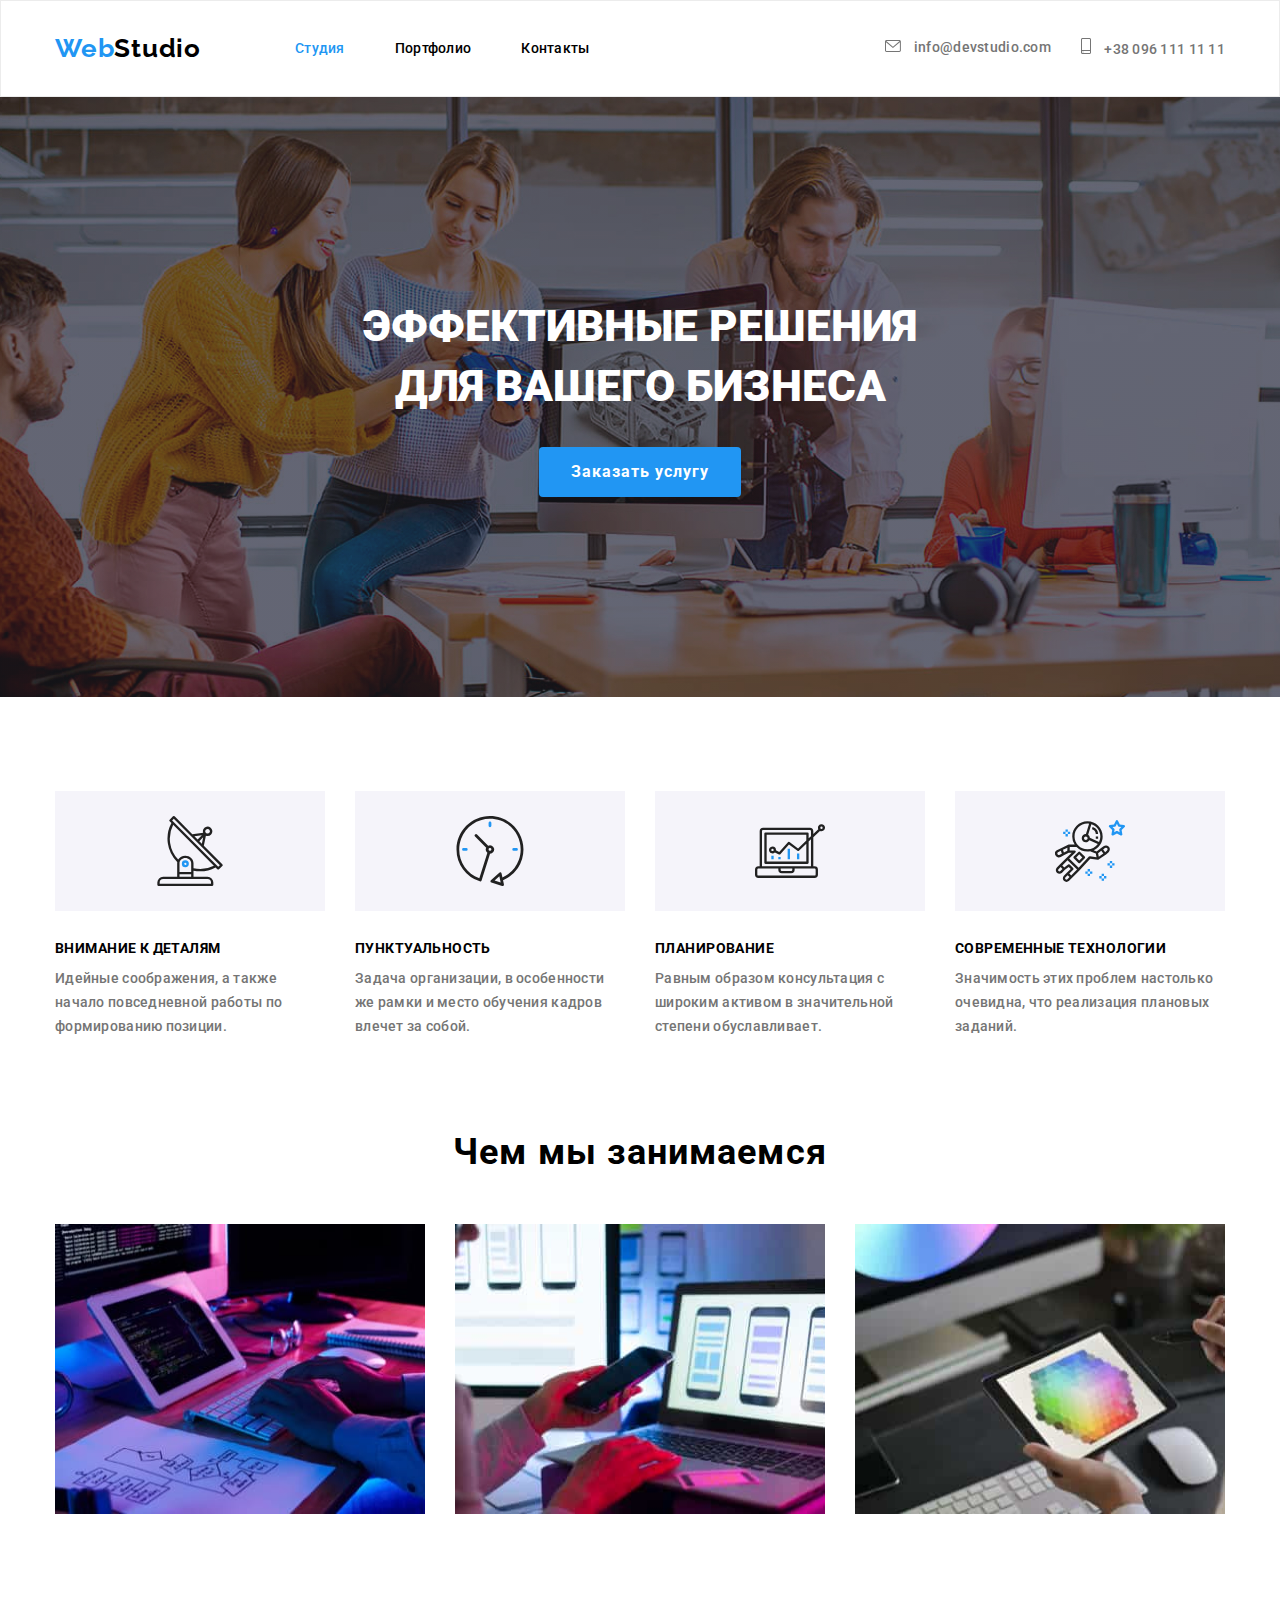
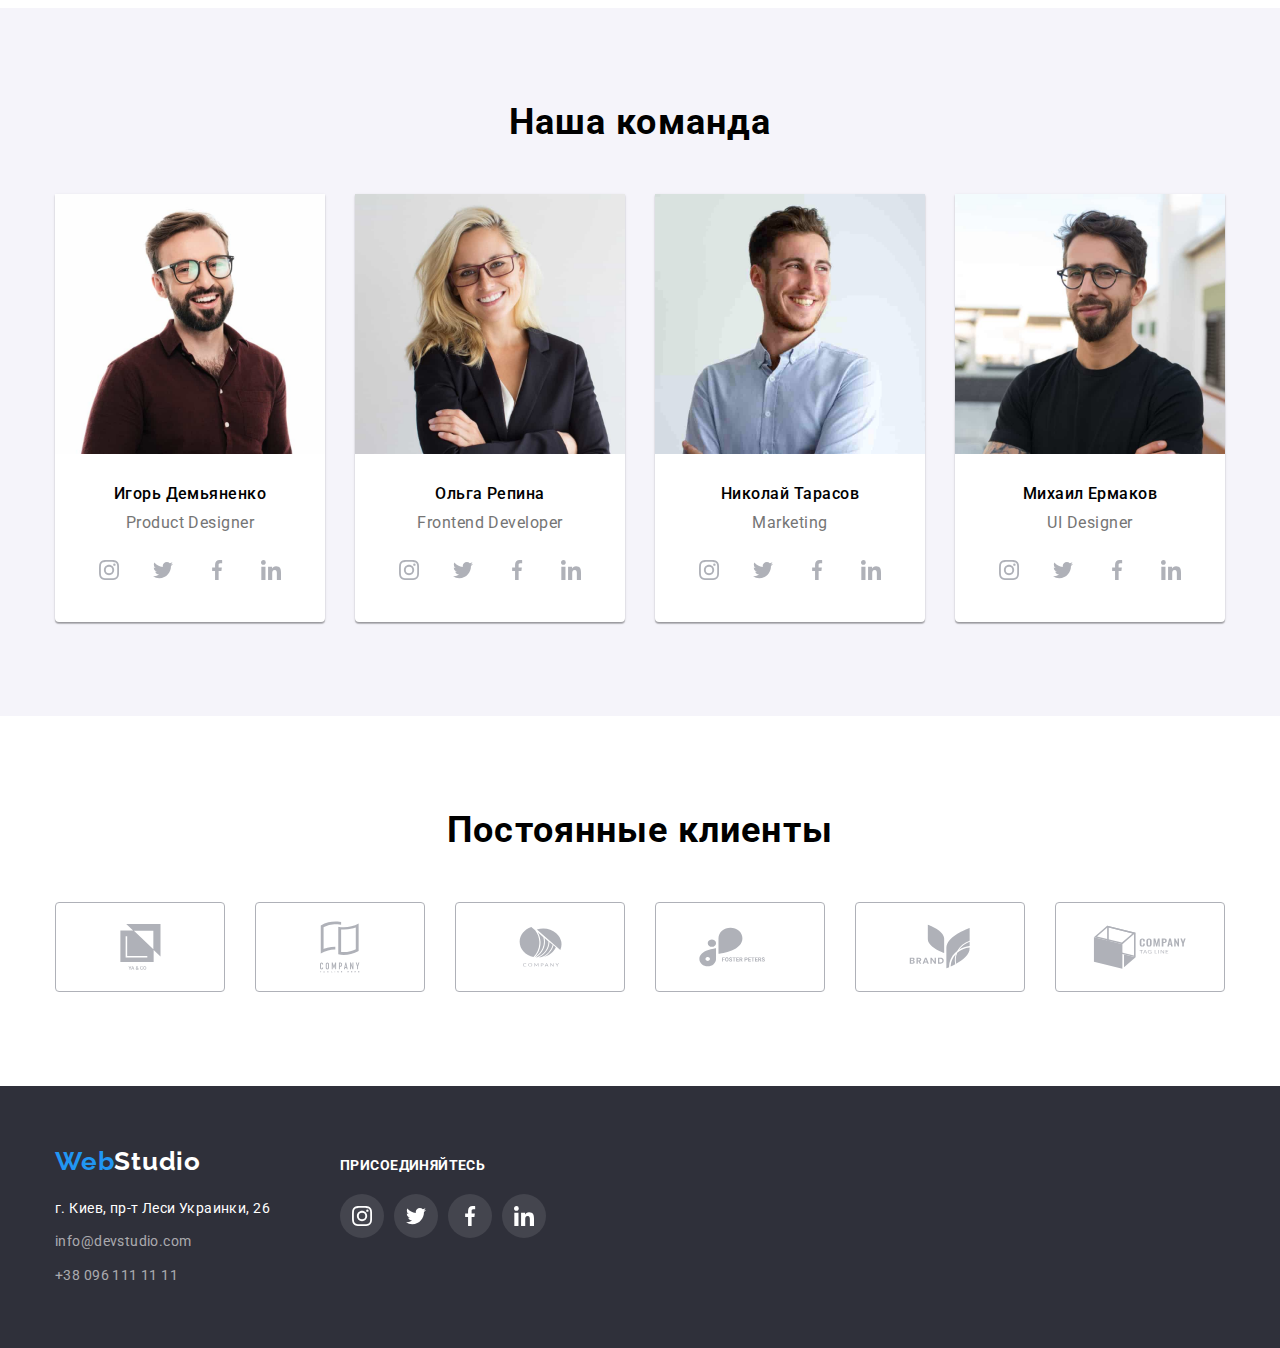
<file: index.html>
<!DOCTYPE html>
<html lang="en">

<head>
  <meta charset="UTF-8">
  <meta http-equiv="X-UA-Compatible" content="IE=edge">
  <meta name="viewport" content="width=device-width, initial-scale=1.0">
  <title>WebStudio</title>
  <link rel="stylesheet" href="https://cdnjs.cloudflare.com/ajax/libs/modern-normalize/1.0.0/modern-normalize.min.css" />
  <link rel="preconnect" href="https://fonts.gstatic.com" />
  <link href="https://fonts.googleapis.com/css2?family=Raleway:wght@700&family=Roboto:wght@400;500;700;900&display=swap"
    rel="stylesheet" />
  <link rel="stylesheet" href="./css/styles.css" />
  <link rel="stylesheet" href="./">
  </head>
  
  <body> <!--Заговолок_сайта-->
    <header class="header">
        <div class="container header-container">
          <a class="logo-link link" href="./index.html">Web<span class="logo-color-header">Studio</span></a>
          <nav class="navigation">
            <ul class="menu-list list">
              <li class="menu-item">
                <a class="menu-link link" href="#"> <span class="active-page">Студия</span></a>
              </li>
              <li class="menu-item">
                <a class="menu-link link" href="./portfolio.html" rel="noopener noreferrer">Портфолио</a>
              </li>
              <li class="menu-item">
                <a class="menu-link link" href="#">Контакты</a>
              </li>
            </ul>
          </nav>
          <ul class="contact-list list">
            <li class="contact-item">                      
              <a class="mail-link link" href="mailto:info@devstudio.com">
                <svg class="contact-list-icon" width="16" height="12">
                <use href="./image/icon/sprite.svg#icon-mail"></use>
                </svg>
                info@devstudio.com
              </a>
            </li>
            <li class="contact-item">              
              <a class="tel-link link" href="tel:+380961111111">
                <svg class="contact-list-icon" width="10" height="16">
                <use href="./image/icon/sprite.svg#icon-tel"></use>
                </svg>
                +38 096 111 11 11
              </a>
            </li>
          </ul>
        </div>
      </header>
    
      <main class="main">
        <!--About-->        
        <section class="about-section">
          <div class="container about-container">
            <h1 class="about-slogan">Эффективные решения<br>для вашего бизнеса</h1>          
            <button class="modal-btn" type="button">Заказать услугу</button>             
          </div>
        </section>
       
        <!--Наши преимущества/Our property-->
        <section class="property-section">
          <div class="container property-container">
          <ul class="property-list list">
            <li class="property-item">
              <div class="property-icon-background">
                <svg class="property-list-icon">
                  <use href="./image/icon/sprite.svg#icon-antenna1"></use>
                </svg>
              </div> 
              <h3 class="property-header">Внимание к деталям</h3>
              <p class="property-description">
                Идейные соображения, а также начало повседневной работы по формированию позиции.
              </p>
            </li>
            <li class="property-item">
              <div class="property-icon-background">
                <svg class="property-list-icon">
                  <use href="./image/icon/sprite.svg#icon-clock2"></use>
                </svg>
              </div>
              <h3 class="property-header">Пунктуальность</h3>
              <p class="property-description">
                Задача организации, в особенности же рамки и место обучения кадров влечет за собой.
              </p>
            </li>
            <li class="property-item">
              <div class="property-icon-background">
                <svg class="property-list-icon">
                  <use href="./image/icon/sprite.svg#icon-diagram3"></use>
                </svg>
              </div>
              <h3 class="property-header">Планирование</h3>
              <p class="property-description">
                Равным образом консультация с широким активом в значительной степени обуславливает.
              </p>
            </li>
            <li class="property-item">
              <div class="property-icon-background">
                <svg class="property-list-icon">
                  <use href="./image/icon/sprite.svg#icon-astronaut4"></use>
                </svg>
              </div> 
              <h3 class="property-header">Современные технологии</h3>
              <p class="property-description">
                Значимость этих проблем настолько очевидна, что реализация плановых заданий.
              </p>
            </li>
          </ul>
          </div>
        </section>
        <!--What we doing-->
        <section class="section doing-section">    
          <div class="container doing-container">     
            <h2 class="doing-header">Чем мы занимаемся</h2>
            <ul class="doing-list list">
              <li class="doing-item">
                <img src="./image/what_doing/img-0.jpg" alt="пишет код" width="370" height="290" />
              </li>
              <li class="doing-item">
                <img src="./image/what_doing/img-1.jpg" alt="пишет код для смартфона" width="370" height="290" />
              </li>
              <li class="doing-item">
                <img src="./image/what_doing/img-2.jpg" alt="рисует цветные ромбики на планшете" width="370" height="290" />
              </li>
            </ul>
          </div>           
        </section>
        <!--Our team-->
        <section class="section team-section">
          <div class="container team-container ">
            <h2 class="team-header">Наша команда</h2>
            <ul class="team-list list">
              <li class="team-item">
                <div class="team-content">
                  <img src="./image/our_team/img-0.jpg" alt="Игорь" width="270" height="260" />
                  <h3 class="team-name">Игорь Демьяненко</h3>
                  <p class="team-description">Product Designer</p>
                  <ul class="social-list list">
                    <li class="social-item">
                      <a class="social-link" href="#">
                          <svg class="social-list-icon">
                          <use href="./image/icon/sprite.svg#icon-instagram"></use>
                          </svg>
                      </a>
                    </li>
                    <li class="social-item">
                      <a class="social-link" href="#">
                        <svg class="social-list-icon">
                          <use href="./image/icon/sprite.svg#icon-twitter"></use>
                        </svg>
                      </a>
                    </li>
                    <li class="social-item">
                      <a class="social-link" href="#">
                        <svg class="social-list-icon">
                          <use href="./image/icon/sprite.svg#icon-facebook"></use>
                        </svg>
                      </a>
                    </li>
                    <li class="social-item">
                      <a class="social-link" href="#">
                        <svg class="social-list-icon">
                          <use href="./image/icon/sprite.svg#icon-linkedin"></use>
                        </svg>
                      </a>
                    </li>
                    </ul>
                </div>
              </li>
              <li class="team-item">
                <div class="team-content">
                  <img src="./image/our_team/img-1.jpg" alt="Ольга" width="270" height="260" />
                  <h3 class="team-name">Ольга Репина</h3>
                  <p class="team-description">Frontend Developer</p>
                  <ul class="social-list list">
                    <li class="social-item">
                      <a class="social-link" href="#">
                        <svg class="social-list-icon">
                          <use href="./image/icon/sprite.svg#icon-instagram"></use>
                        </svg>
                      </a>
                    </li>
                    <li class="social-item">
                      <a class="social-link" href="#">
                        <svg class="social-list-icon">
                          <use href="./image/icon/sprite.svg#icon-twitter"></use>
                        </svg>
                      </a>
                    </li>
                    <li class="social-item">
                      <a class="social-link" href="#">
                        <svg class="social-list-icon">
                          <use href="./image/icon/sprite.svg#icon-facebook"></use>
                        </svg>
                      </a>
                    </li>
                    <li class="social-item">
                      <a class="social-link" href="#">
                        <svg class="social-list-icon">
                          <use href="./image/icon/sprite.svg#icon-linkedin"></use>
                        </svg>
                      </a>
                    </li>
                  </ul>
                </div>
              </li>             
              <li class="team-item">
                <div class="team-content">
                  <img src="./image/our_team/img-2.jpg" alt="Никита" width="270" height="260" />
                  <h3 class="team-name">Николай Тарасов</h3>
                  <p class="team-description">Marketing</p>
                  <ul class="social-list list">
                    <li class="social-item">
                      <a class="social-link" href="#">
                        <svg class="social-list-icon">
                          <use href="./image/icon/sprite.svg#icon-instagram"></use>
                        </svg>
                      </a>
                    </li>
                    <li class="social-item">
                      <a class="social-link" href="#">
                        <svg class="social-list-icon">
                          <use href="./image/icon/sprite.svg#icon-twitter"></use>
                        </svg>
                      </a>
                    </li>
                    <li class="social-item">
                      <a class="social-link" href="#">
                        <svg class="social-list-icon">
                          <use href="./image/icon/sprite.svg#icon-facebook"></use>
                        </svg>
                      </a>
                    </li>
                    <li class="social-item">
                      <a class="social-link" href="#">
                        <svg class="social-list-icon">
                          <use href="./image/icon/sprite.svg#icon-linkedin"></use>
                        </svg>
                      </a>
                    </li>
                  </ul>
                </div>
              </li>
              <li class="team-item">
                <div class="team-content">
                  <img src="./image/our_team/img-3.jpg" alt="Михаил" width="270" height="260" />
                  <h3 class="team-name">Михаил Ермаков</h3>
                  <p class="team-description">UI Designer</p>
                  <ul class="social-list list">
                    <li class="social-item">
                      <a class="social-link" href="#">
                        <svg class="social-list-icon">
                          <use href="./image/icon/sprite.svg#icon-instagram"></use>
                        </svg>
                      </a>
                    </li>
                    <li class="social-item">
                      <a class="social-link" href="#">
                        <svg class="social-list-icon">
                          <use href="./image/icon/sprite.svg#icon-twitter"></use>
                        </svg>
                      </a>
                    </li>
                    <li class="social-item">
                      <a class="social-link" href="#">
                        <svg class="social-list-icon">
                          <use href="./image/icon/sprite.svg#icon-facebook"></use>
                        </svg>
                      </a>
                    </li>
                    <li class="social-item">
                      <a class="social-link" href="#">
                        <svg class="social-list-icon">
                          <use href="./image/icon/sprite.svg#icon-linkedin"></use>
                        </svg>
                      </a>
                    </li>
                  </ul>
                </div>
              </li>
            </ul>
          </div>
        </section>

        <!--Regular clients-->
        <section class="section clients-section">
          <div class="container clients-container">
            <h2 class="clients-header">Постоянные клиенты</h2>
            <ul class="clients-list list">
              <li class="clients-item">
                <a class="client-icon-link" href="#">
                  <svg class="clients-list-icon"  width="41" height="46">
                    <use href ="./image/icon/sprite.svg#icon-client1"></use>
                  </svg>
                </a>
              </li>
              <li class="clients-item">
                <a class="client-icon-link" href="#">
                  <svg class="clients-list-icon" width="40" height="52">
                    <use href="./image/icon/sprite.svg#icon-client2"></use>
                  </svg>
                </a>                  
              </li>
              <li class="clients-item">
                <a class="client-icon-link" href="#">
                  <svg class="clients-list-icon" width="43" height="41">
                    <use href="./image/icon/sprite.svg#icon-client3"></use>
                  </svg>
                </a>
              </li>
              <li class="clients-item">
                <a class="client-icon-link" href="#">
                  <svg class="clients-list-icon" width="84" height="40">
                    <use href="./image/icon/sprite.svg#icon-client4"></use>
                  </svg>
                </a>
              </li>
              <li class="clients-item">
                <a class="client-icon-link" href="#">
                  <svg class="clients-list-icon" width="62" height="45">
                    <use href="./image/icon/sprite.svg#icon-client5"></use>
                  </svg>
                </a>
              </li>
              <li class="clients-item">
                <a class="client-icon-link" href="#">
                  <svg class="clients-list-icon" width="94" height="44">
                    <use href="./image/icon/sprite.svg#icon-client6"></use>
                  </svg>
                </a>
              </li>
            </ul>
          </div>

        </section>
      </main>
    
      <footer class="footer">
        <div class="container footer-container">
          <div class="footer-address-content">
            <div class="logo-footer">
              <a class="logo-link-footer link" href="./index.html">
                Web<span class="logo-color-footer">Studio</span>
              </a>
            </div>
            <address>
              <ul class="address-list list">
                <li class="address-item">
                  <a class="address-google-link link" href="https://goo.gl/maps/tZpWCVQbq6WCCm8c9" target="_blank"
                    rel="noopener noreferrer">г. Киев, пр-т Леси Украинки, 26
                  </a>
                </li>
                <li class="address-item">
                  <a class="address-mail-link link" href="mailto:info@devstudio.com">info@devstudio.com</a>
                </li>
                <li class="address-item">
                  <a class="address-tel-link link" href="tel:+380961111111">+38 096 111 11 11</a>
                </li>
              </ul>
            </address>
          </div>
          <div class="footer-social-content">
            <h2 class="footer-social-text">Присоединяйтесь</h2>
            <ul class="social-list list">
              <li class="social-item">
                <a class="social-link" href="#">
                  <svg class="social-list-icon">
                    <use href="./image/icon/sprite.svg#icon-instagram"></use>
                  </svg>
                </a>
              </li>
              <li class="social-item">
                <a class="social-link" href="#">
                  <svg class="social-list-icon">
                    <use href="./image/icon/sprite.svg#icon-twitter"></use>
                  </svg>
                </a>
              </li>
              <li class="social-item">
                <a class="social-link" href="#">
                  <svg class="social-list-icon">
                    <use href="./image/icon/sprite.svg#icon-facebook"></use>
                  </svg>
                </a>
              </li>
              <li class="social-item">
                <a class="social-link" href="#">
                  <svg class="social-list-icon">
                    <use href="./image/icon/sprite.svg#icon-linkedin"></use>
                  </svg>
                </a>
              </li>
            </ul>
          </div>
        </div>
      </footer>
  </body>
  
  </html>
</file>
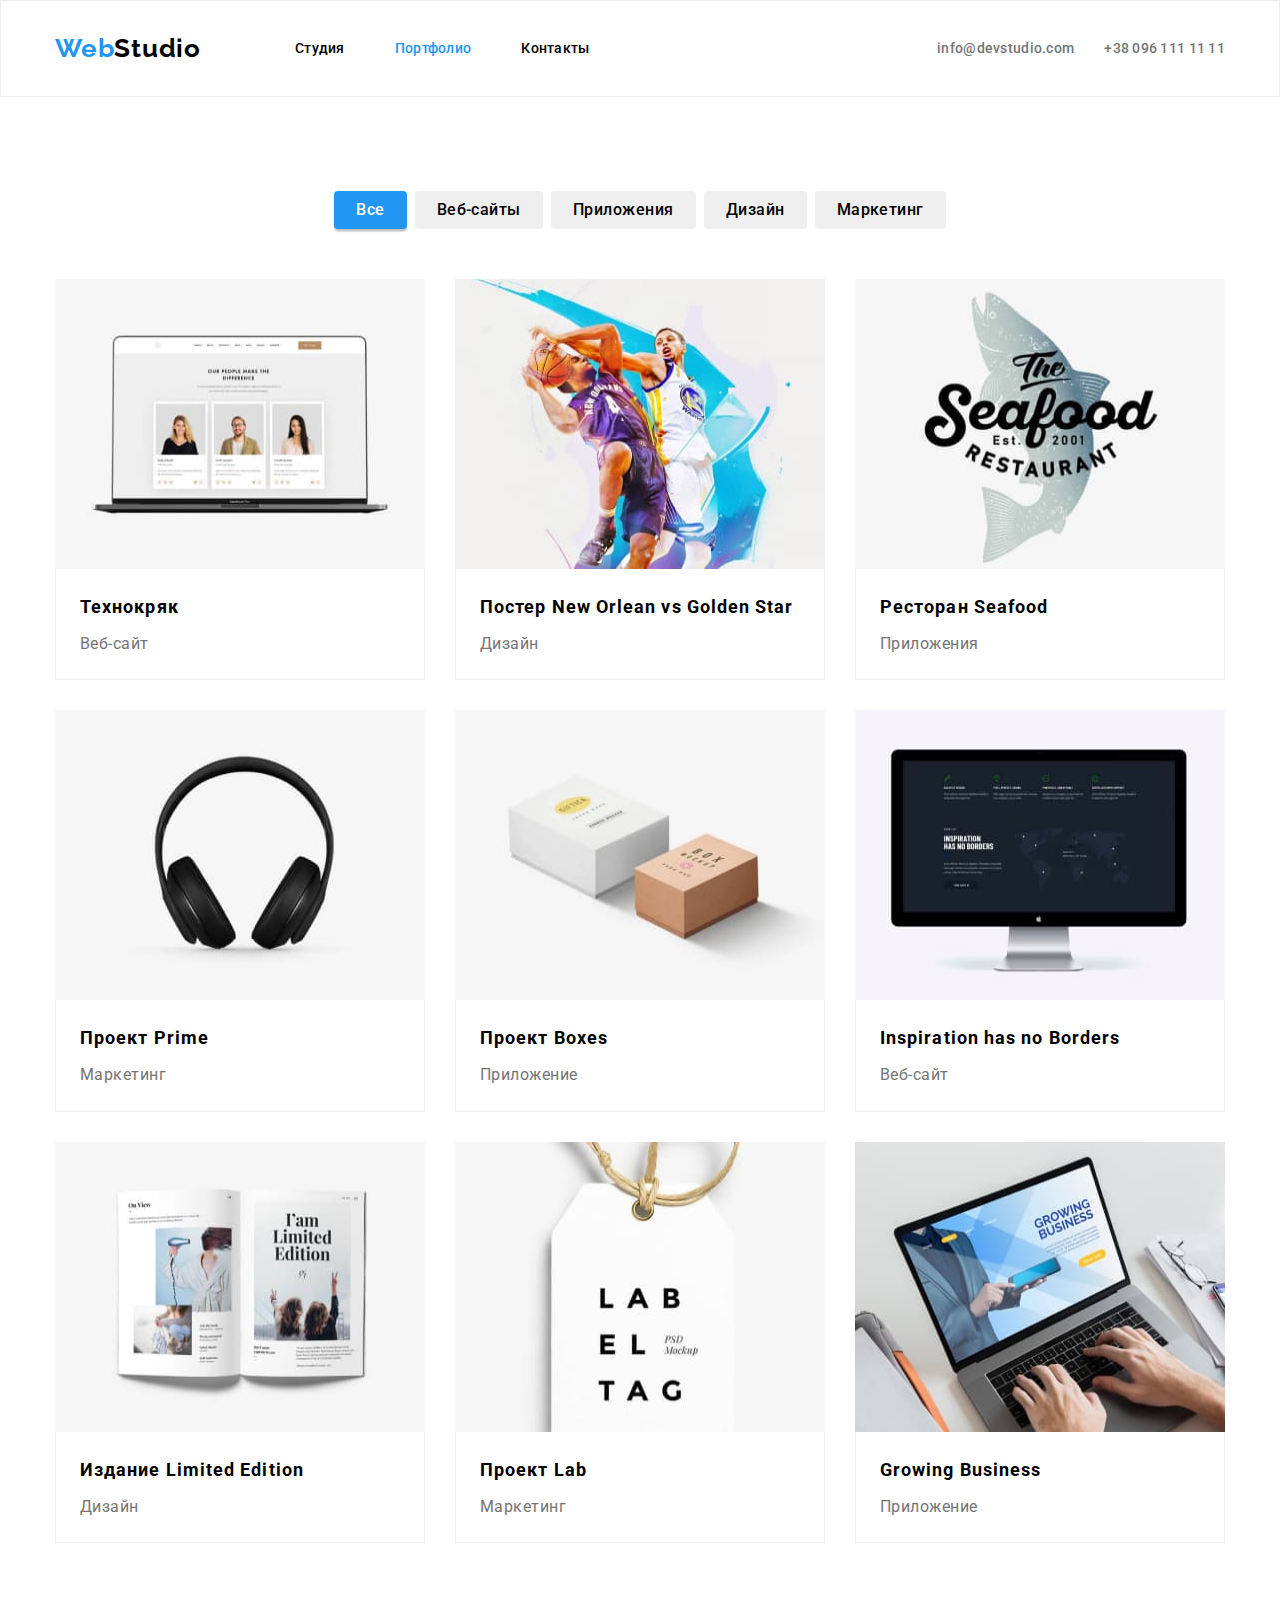
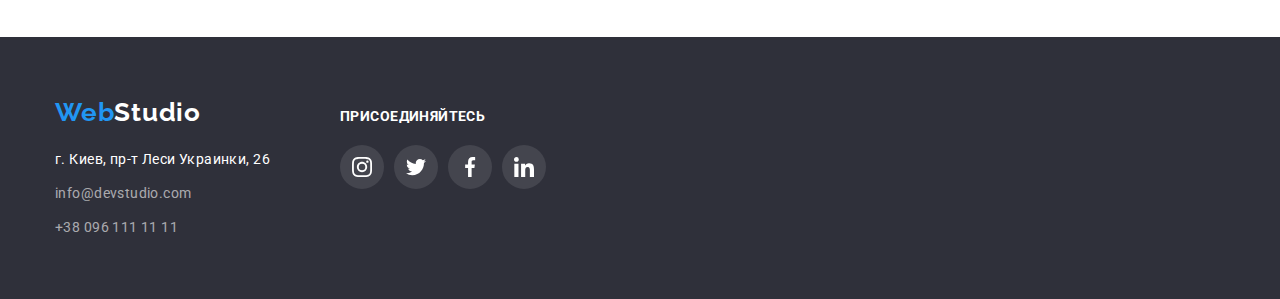
<file: portfolio.html>
<!DOCTYPE html>
<html lang="ru">

<head>
    <meta charset="UTF-8">
    <meta http-equiv="X-UA-Compatible" content="IE=edge">
    <meta name="viewport" content="width=device-width, initial-scale=1.0">
    <title>WebStudio</title>
    <link rel="stylesheet"
        href="https://cdnjs.cloudflare.com/ajax/libs/modern-normalize/1.0.0/modern-normalize.min.css" />
    <link rel="preconnect" href="https://fonts.gstatic.com" />
    <link
        href="https://fonts.googleapis.com/css2?family=Raleway:wght@700&family=Roboto:wght@400;500;700;900&display=swap"
        rel="stylesheet" />
    <link rel="stylesheet" href="./css/styles.css" />
</head>

<body>
    <!--Заговолок_сайта-->
    <header class="header">
        <div class="header-container container">
            <a class="logo-link link" href="./index.html">Web<span class="logo-color-header">Studio</span></a>
            <nav class="navigation">
                <ul class="menu-list list">
                    <li class="menu-item">
                        <a class="menu-link link" href="./index.html">Студия</a>
                    </li>
                    <li class="menu-item">
                        <a class="menu-link link" href="./portfolio.html" rel="noopener noreferrer"><span class="active-page">Портфолио</span></a>
                    </li>
                    <li class="menu-item">
                        <a class="menu-link link" href="#">Контакты</a>
                    </li>
                </ul>
            </nav>
            <ul class="contact-list list">
                <li class="contact-item">
                    <a class="mail-link link" href="mailto:info@devstudio.com">info@devstudio.com</a>
                </li>
                <li class="contact-item">
                    <a class="tel-link link" href="tel:+380961111111">+38 096 111 11 11</a>
                </li>
            </ul>
        </div>
    </header>

    <main>  
                <!--Выбор наших работ/Our works select -->
        <section class="work-section section">
                <div class="works-buttons container">
                    <ul class="works-list list">
                        <li class="works-item">
                            <button autofocus class="works-btn" type="button" ><span class="active-btn">Все</span></button>
                        </li>
                        <li class="works-item">
                            <button class="works-btn" type="button">Веб-сайты</button>
                        </li>
                        <li class="works-item">
                            <button class="works-btn" type="button">Приложения</button>
                        </li>
                        <li class="works-item">
                            <button class="works-btn" type="button">Дизайн</button>
                        </li>
                        <li class="works-item">
                            <button class="works-btn" type="button">Маркетинг</button>
                        </li>
                    </ul>
                </div>
        
                <!--Примеры наших работы/example-->
                <div class="example container">
                    <ul class="example-list list">
                        <li class="example-item">                             
                            <img class="example-img" src="./image/our_works/pfolio-1.jpg" alt="Ноутбук с отрытым сайтом в браузере" width="370" height="290">
                            <div class="example-content">
                                <h3 class="example-name">Технокряк</h3>
                                <p class="example-description">Веб-сайт</p>
                            </div>
                        </li>
                        <li class="example-item">
                            <img class="example-img" src="./image/our_works/pfolio-2.jpg" alt="Два баскетболиста" width="370" height="290">
                            <div class="example-content">
                                <h3 class="example-name">Постер New Orlean vs Golden Star</h3>
                                <p class="example-description">Дизайн</p>
                            </div>    
                        </li>
                        <li class="example-item">
                            <img class="example-img" src="./image/our_works/pfolio-3.jpg" alt="Логотип ресторана Сеафуд" width="370" height="290"> 
                            <div class="example-content">
                                <h3 class="example-name">Ресторан Seafood</h3>
                                <p class="example-description">Приложения</p>
                            </div>
                        </li>
                        <li class="example-item">
                            <img class="example-img" src="./image/our_works/pfolio-4.jpg" alt="Наушники на белом фоне" width="370" height="290">
                            <div class="example-content">
                                <h3 class="example-name">Проект Prime</h3>
                                <p class="example-description">Маркетинг</p>
                            </div>
                        </li>
                        <li class="example-item">
                            <img class="example-img" src="./image/our_works/pfolio-5.jpg" alt="Две коробки-белая и светло коричневая" width="370" height="290">
                            <div class="example-content">
                                <h3 class="example-name">Проект Boxes</h3>
                                <p class="example-description">Приложение</p>
                            </div>
                        </li>
                        <li class="example-item">
                            <img  class="example-img" src="./image/our_works/pfolio-6.jpg" alt="Моноблок Apple" width="370" height="290">
                            <div class="example-content">
                                <h3 class="example-name">Inspiration has no Borders</h3>
                                <p class="example-description">Веб-сайт</p>
                            </div>
                        </li>
                        <li class="example-item">
                            <img class="example-img" src="./image/our_works/pfolio-7.jpg" alt="Открытый журнал Limited Edition" width="370" height="290">
                            <div class="example-content">
                                <h3 class="example-name">Издание Limited Edition</h3>
                                <p class="example-description">Дизайн</p>
                            </div>
                        </li>
                        <li class="example-item">
                            <img class="example-img" src="./image/our_works/pfolio-8.jpg" alt="Бирька с надписью Label Tag" width="370" height="290">
                            <div class="example-content">
                                <h3 class="example-name">Проект Lab</h3>
                                <p class="example-description">Маркетинг</p>
                            </div>
                        </li>
                        <li class="example-item">
                            <img class="example-img" src="./image/our_works/pfolio-9.jpg" alt="Бизнесмен печатает на ноутбуке" width="370" height="290">
                            <div class="example-content">
                                <h3 class="example-name">Growing Business</h3>
                                <p class="example-description">Приложение</p>
                            </div>
                        </li>
                    </ul>
                </div>
        </section>
    </main>

    <footer class="footer">
        <div class="container footer-container">
            <div class="footer-address-content">
                <div class="logo-footer">
                    <a class="logo-link-footer link" href="./index.html">
                        Web<span class="logo-color-footer">Studio</span>
                    </a>
                </div>
                <address>
                    <ul class="address-list list">
                        <li class="address-item">
                            <a class="address-google-link link" href="https://goo.gl/maps/tZpWCVQbq6WCCm8c9" target="_blank"
                                rel="noopener noreferrer">г. Киев, пр-т Леси Украинки, 26
                            </a>
                        </li>
                        <li class="address-item">
                            <a class="address-mail-link link" href="mailto:info@devstudio.com">info@devstudio.com</a>
                        </li>
                        <li class="address-item">
                            <a class="address-tel-link link" href="tel:+380961111111">+38 096 111 11 11</a>
                        </li>
                    </ul>
                </address>
            </div>
            <div class="footer-social-content">
                <h2 class="footer-social-text">Присоединяйтесь</h2>
                <ul class="social-list list">
                    <li class="social-item">
                        <a class="social-link" href="#">
                            <svg class="social-list-icon">
                                <use href="./image/icon/sprite.svg#icon-instagram"></use>
                            </svg>
                        </a>
                    </li>
                    <li class="social-item">
                        <a class="social-link" href="#">
                            <svg class="social-list-icon">
                                <use href="./image/icon/sprite.svg#icon-twitter"></use>
                            </svg>
                        </a>
                    </li>
                    <li class="social-item">
                        <a class="social-link" href="#">
                            <svg class="social-list-icon">
                                <use href="./image/icon/sprite.svg#icon-facebook"></use>
                            </svg>
                        </a>
                    </li>
                    <li class="social-item">
                        <a class="social-link" href="#">
                            <svg class="social-list-icon">
                                <use href="./image/icon/sprite.svg#icon-linkedin"></use>
                            </svg>
                        </a>
                    </li>
                </ul>
            </div>
        </div>
    </footer>

</body>

</html>
</file>
<file: css/styles.css>
h1,
h2,
h3,
h4,
h5,
h6,
p {
  margin-top: 0;
  margin-bottom: 0;
}

ul,
ol {
  margin-top: 0;
  margin-bottom: 0;
  padding-left: 0;
}

img {
  display: block;
}

.link {
  text-decoration: none;
}

.list {
  list-style: none;
}

:root {
  --main-font: Roboto, sans-serif;
  --secondary-font: Raleway, sans-serif;
  --text-color: black;
  --accent-color: #2196f3;
  --tel-mail-color: #757575;
  --logo-color: #ffffff;
  --headfoot-color: #2f303a;
  --btn-background-color: #188ce8;
  --team-background-color: #f5f4fa;
  --fill-icon-color: #afb1b8;
}

.active-page {
  color: var(--accent-color);
}

.container {
  width: 1200px;
  padding-left: 15px;
  padding-right: 15px;
  margin: 0 auto;
}

.section {
  padding: 94px 0px;
}

body {
  font-family: var(--main-font);
  color: var(--text-color);
}

/*==========HEADER==========*/
.header {
  padding: 32px 0px;
  border: 1px solid #ececec;
}

.header-container {
  display: flex;
  align-items: center;
}

.menu-list {
  display: flex;
}

.menu-item:not(:last-child) {
  margin-right: 50px;
}

.contact-list {
  display: flex;
  margin-left: auto;
}

.contact-item:not(:last-child) {
  margin-right: 30px;
}

.contact-list-icon {
  margin-right: 10px;
  fill: currentColor;
}

.contact-list-icon:hover,
.contact-list-icon:focus {
  fill: currentColor;
}

.menu-link:hover,
.menu-link:focus {
  color: var(--accent-color);
}

.mail-link:hover,
.mail-link:focus {
  color: var(--accent-color);
}

.tel-link:hover,
.tel-link:focus {
  color: var(--accent-color);
}

.logo-link {
  margin-right: 94px;
  font-family: var(--secondary-font);
  font-weight: 700;
  font-size: 26px;
  line-height: 1.19;
  letter-spacing: 0.03em;
  color: var(--accent-color);
}

.logo-color-header {
  color: black;
}

.logo-color-footer {
  color: var(--logo-color);
}

.menu-link {
  font-weight: 500;
  font-size: 14px;
  line-height: 1.14;
  letter-spacing: 0.02em;
  color: var(--menu-text-color);
}

.mail-link,
.tel-link {
  font-weight: 500;
  font-size: 14px;
  line-height: 1.14;
  letter-spacing: 0.02em;
  color: var(--tel-mail-color);
}

/*==========HEADER END==========*/

/*==========MAIN================*/
/*about-section-------------------------------------------*/
.about-section {
  background-image: linear-gradient(
      to right,
      rgba(47, 48, 58, 0.4),
      rgba(47, 48, 58, 0.4)
    ),
    url(../image/overlay.jpg);
  background-repeat: no-repeat;
  background-color: var(--headfoot-color);
  background-size: content;
  background-position-x: center;
}

.about-container {
  text-align: center;
  padding-top: 200px;
  padding-bottom: 200px;
}

.about-slogan {
  margin-bottom: 30px;
  font-weight: 900;
  font-size: 44px;
  line-height: 1.36;
  color: var(--logo-color);
  text-transform: uppercase;
}

.modal-btn {
  padding: 10px 32px;
  font-weight: 700;
  font-size: 16px;
  line-height: 1.9;
  letter-spacing: 0.06em;
  color: var(--logo-color);
  background: var(--accent-color);
  box-shadow: 0px 4px 4px rgba(0, 0, 0, 0.15);
  border-radius: 4px;
  border: transparent;
  cursor: pointer;
}

.modal-btn:hover,
.modal-btn:focus {
  color: var(--logo-color);
  background-color: var(--btn-background-color);
}
/*about-END--------------------------------------------------*/

/*property-section-------------------------------------------*/
.property-section {
  padding-top: 94px;
  background: var(--logo-color);
}

.property-header {
  margin-bottom: 10px;
  font-size: 14px;
  line-height: 1.14;
  letter-spacing: 0.03em;
  text-transform: uppercase;
}

.property-description {
  font-weight: 500;
  font-size: 14px;
  line-height: 1.7;
  letter-spacing: 0.02em;
  color: var(--tel-mail-color);
}

.property-list {
  display: flex;
}

.property-item {
  max-width: 270px;
}

.property-item:not(:last-child) {
  margin-right: 30px;
}

.property-icon-background {
  display: flex;
  justify-content: center;
  align-items: center;
  background-color: #f5f4fa;
  width: 270px;
  height: 120px;
  margin-bottom: 30px;
}

.property-list-icon {
  width: 70px;
  height: 70px;
}
/*property-END------------------------------------------------*/

/*doing-section-----------------------------------------------*/
.doing-section {
  background: var(--logo-color);
}

.doing-header {
  margin-bottom: 50px;
  text-align: center;
  font-size: 36px;
  line-height: 1.16;
  letter-spacing: 0.03em;
}

.doing-list {
  display: flex;
  flex-wrap: wrap;
  margin-left: -30px;
  margin-top: -30px;
}

.doing-item {
  flex-basis: calc ((100% - 90px) / 3);
  margin-left: 30px;
  margin-top: 30px;
}

/*doing-END--------------------------------------------------*/

/*team-section-----------------------------------------------*/
.team-header {
  margin-bottom: 50px;
  text-align: center;
  font-size: 36px;
  line-height: 1.16;
  letter-spacing: 0.03em;
}

.team-section {
  background: #f5f4fa;
}

.team-name {
  margin-top: 30px;
  margin-bottom: 10px;
  font-weight: 500;
  font-size: 16px;
  line-height: 1.19;
  letter-spacing: 0.03em;
  text-align: center;
}

.team-list {
  display: flex;
  flex-wrap: wrap;
  margin-left: -30px;
  margin-top: -30px;
}

.team-item {
  flex-basis: calc ((100% - 120px) / 4);
  margin-left: 30px;
  margin-top: 30px;
}

.team-content {
  padding-bottom: 30px;
  box-shadow: 0px 1px 3px rgba(0, 0, 0, 0.12), 0px 1px 1px rgba(0, 0, 0, 0.14),
    0px 2px 1px rgba(0, 0, 0, 0.2);
  border-radius: 0px 0px 4px 4px;
  background: var(--logo-color);
}

.team-description {
  margin-bottom: 16px;
  font-size: 16px;
  line-height: 1.19;
  letter-spacing: 0.03em;
  color: var(--tel-mail-color);
  text-align: center;
}

.social-list {
  display: flex;
  justify-content: center;
  align-items: center;
}

.social-item:not(:last-child) {
  margin-right: 10px;
}

.social-link {
  display: flex;
  justify-content: center;
  align-items: center;
  padding: 12px;
  border-radius: 50%;
  fill: var(--fill-icon-color);
}

.social-list-icon {
  width: 20px;
  height: 20px;
}

.social-link:hover,
.social-link:focus {
  background-color: var(--accent-color);
  fill: var(--logo-color);
}

/*team-END-----------------------------------------------*/

/*clients-section-----------------------------------------------*/
.clients-header {
  margin-bottom: 50px;
  text-align: center;
  font-size: 36px;
  line-height: 1.16;
  letter-spacing: 0.03em;
}

.clients-list {
  display: flex;
  justify-content: center;
  align-items: center;
}

.clients-item:not(:last-child) {
  margin-right: 30px;
}

.client-icon-link {
  display: flex;
  justify-content: center;
  align-items: center;
  width: 170px;
  height: 90px;
  border: 1px solid var(--fill-icon-color);
  border-radius: 4px;
  fill: var(--fill-icon-color);
}

.client-icon-link:hover,
.client-icon-link:focus {
  fill: var(--accent-color);
  border: 1px solid var(--accent-color);
}

/*clients-END---------------------------------------------------*/

/*==========MAIN-END===========*/

/*==========FOOTER=============*/
.footer {
  background-color: var(--headfoot-color);
}

.footer-container {
  display: flex;
  align-items: baseline;
  padding-top: 60px;
  padding-bottom: 60px;
}

.footer-address-content {
  margin-right: 70px;
}

.logo-footer {
  margin-bottom: 20px;
}

.logo-link-footer {
  font-family: var(--secondary-font);
  font-weight: 700;
  font-size: 26px;
  line-height: 1.19;
  letter-spacing: 0.03em;
  color: var(--accent-color);
}

.address-list {
  display: flex;
  flex-direction: column;
}

.address-item:not(:last-child) {
  margin-bottom: 10px;
}

.address-google-link {
  font-style: normal;
  font-weight: 400;
  font-size: 14px;
  line-height: 1.7;
  letter-spacing: 0.03em;
  color: var(--logo-color);
}
.address-mail-link,
.address-tel-link {
  font-style: normal;
  font-weight: 400;
  font-size: 14px;
  line-height: 1.7;
  letter-spacing: 0.03em;
  color: rgba(255, 255, 255, 0.6);
}
.address-google-link:hover,
.address-google-link:focus {
  color: var(--accent-color);
}
.address-mail-link:hover,
:focus {
  color: var(--accent-color);
}
.address-tel-link:hover,
.address-mail-link:focus {
  color: var(--accent-color);
}

.footer-social-text {
  font-size: 14px;
  line-height: 1.14;
  letter-spacing: 0.03em;
  text-transform: uppercase;
  color: var(--logo-color);
  margin-bottom: 20px;
}

.footer-social-content .social-link {
  fill: var(--logo-color);
  border-radius: 50%;
  background-color: rgba(255, 255, 255, 0.1);
}

.footer-social-content .social-link:hover,
.footer-social-content .social-link:focus {
  background-color: var(--accent-color);
}
/*==========FOOTER END==========*/

/*============PORTFOLIO=========*/
/*work-btn-section-----------------------------------------------*/
.works-buttons {
  margin-bottom: 50px;
}
.works-list {
  display: flex;
  justify-content: center;
}

.works-item:not(:last-child) {
  margin-right: 8px;
}

.works-btn {
  padding: 6px 22px;
  font-weight: 500;
  font-size: 16px;
  line-height: 1.62;
  letter-spacing: 0.03em;
  border-radius: 4px;
  border: transparent;
  outline: none;
}

.works-btn:hover,
.works-btn:focus {
  color: var(--logo-color);
  background-color: var(--accent-color);
  box-shadow: 0px 3px 1px rgba(0, 0, 0, 0.1), 0px 1px 2px rgba(0, 0, 0, 0.08),
    0px 2px 2px rgba(0, 0, 0, 0.12);
}

/*work-btn-END---------------------------------------------------*/

/*example-section------------------------------------------------*/
.example-list {
  display: flex;
  flex-wrap: wrap;
  margin-left: -30px;
  margin-top: -30px;
}

.example-item {
  flex-basis: calc ((100% - 9 * 30) / 9);
  margin-left: 30px;
  margin-top: 30px;
}

.example-item:hover,
.example-item:focus {
  box-shadow: 0px 1px 3px rgba(0, 0, 0, 0.12), 0px 1px 1px rgba(0, 0, 0, 0.14),
    0px 2px 1px rgba(0, 0, 0, 0.2);
  border-radius: 0px 0px 4px 4px;
  background: var(--logo-color);
}

.example-content {
  padding: 20px 24px;
  background: var(--logo-color);
  border-left: 1px solid #eeeeee;
  border-right: 1px solid #eeeeee;
  border-bottom: 1px solid #eeeeee;
}

.example-name {
  margin-bottom: 4px;
  font-size: 18px;
  line-height: 2;
  letter-spacing: 0.06em;
}

.example-description {
  font-size: 16px;
  line-height: 1.9;
  letter-spacing: 0.03em;
  color: var(--tel-mail-color);
}
/*example-section------------------------------------------------*/
/*============PORTFOLIO END==========*/
</file>
